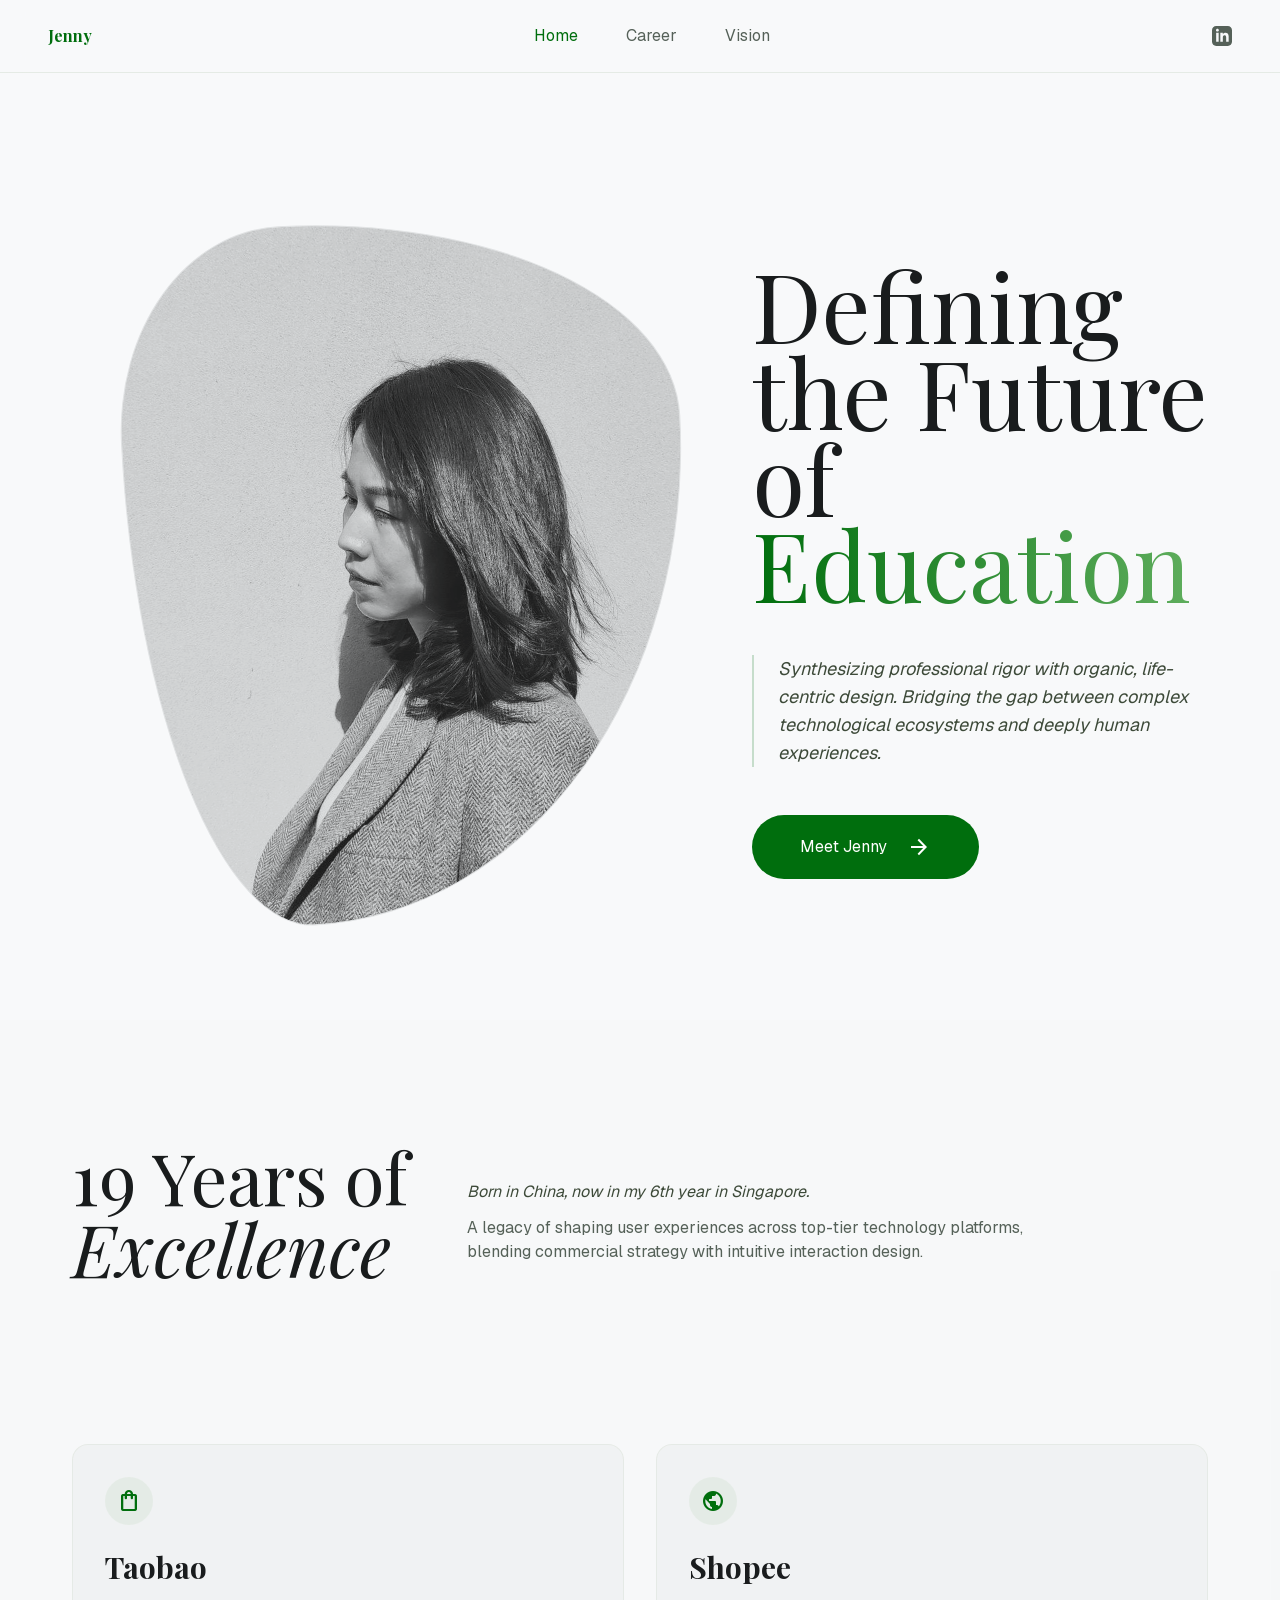
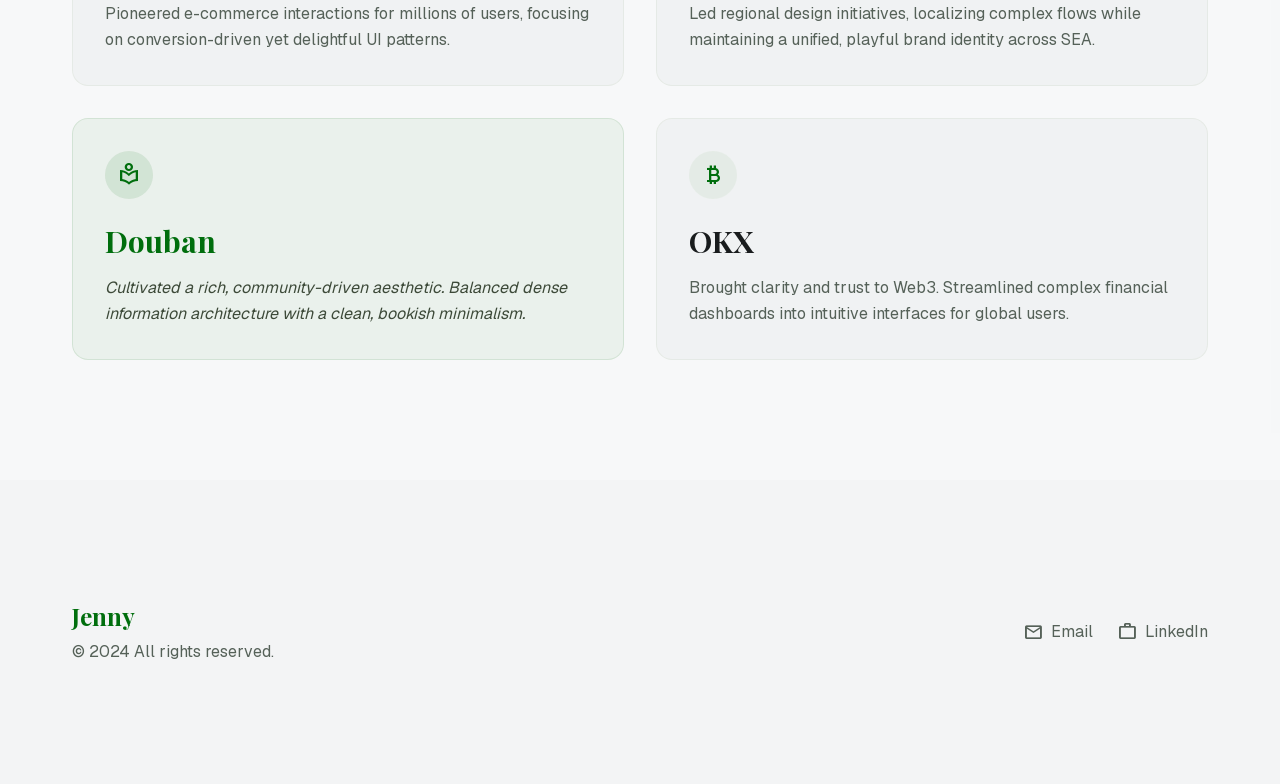
<file: index.html>
<!DOCTYPE html><html lang="en" style=""><head>
<meta charset="utf-8">
<meta content="width=device-width, initial-scale=1.0" name="viewport">
<title>Jenny/Journey</title>
<script src="assets/js/tailwind.js"></script>
<link href="assets/fonts/material-symbols-outlined.css" rel="stylesheet">
<link href="assets/fonts/geist.css" rel="stylesheet">
<script id="tailwind-config">
        tailwind.config = {
            darkMode: "class",
            theme: {
                extend: {
                    "colors": {
                        "surface-container-high": "#e7e8e9",
                        "on-secondary-fixed": "#131e17",
                        "on-error-container": "#93000a",
                        "secondary-fixed": "#d9e6da",
                        "surface-dim": "#d9dadb",
                        "secondary": "#556158",
                        "on-secondary-fixed-variant": "#3e4a41",
                        "secondary-container": "#d9e6da",
                        "surface-container-low": "#f3f4f5",
                        "on-surface": "#191c1d",
                        "surface-variant": "#e1e3e4",
                        "tertiary-fixed": "#a3f69c",
                        "primary": "#006e0d",
                        "on-primary-fixed-variant": "#005307",
                        "surface-bright": "#f8f9fa",
                        "inverse-surface": "#2e3132",
                        "outline-variant": "#bccbb4",
                        "tertiary": "#1b6d24",
                        "inverse-on-surface": "#f0f1f2",
                        "surface-tint": "#006e0d",
                        "on-primary": "#ffffff",
                        "surface-container-lowest": "#ffffff",
                        "outline": "#6d7b67",
                        "inverse-primary": "#4de249",
                        "on-tertiary-container": "#003d0b",
                        "tertiary-fixed-dim": "#88d982",
                        "on-primary-container": "#003d04",
                        "on-primary-fixed": "#002201",
                        "primary-container": "#00b51d",
                        "surface-container-highest": "#e1e3e4",
                        "tertiary-container": "#5ead5c",
                        "background": "#f8f9fa",
                        "on-secondary-container": "#5b675e",
                        "primary-fixed": "#75ff69",
                        "surface-container": "#edeeef",
                        "error-container": "#ffdad6",
                        "on-tertiary-fixed": "#002204",
                        "on-error": "#ffffff",
                        "secondary-fixed-dim": "#bdcabe",
                        "error": "#ba1a1a",
                        "on-surface-variant": "#3d4a39",
                        "on-tertiary-fixed-variant": "#005312",
                        "on-secondary": "#ffffff",
                        "surface": "#f8f9fa",
                        "on-background": "#191c1d",
                        "primary-fixed-dim": "#4de249",
                        "on-tertiary": "#ffffff"
                    },
                    "borderRadius": {
                        "DEFAULT": "1rem",
                        "lg": "2rem",
                        "xl": "3rem",
                        "full": "9999px"
                    },
                    "spacing": {
                        "section-gap": "120px",
                        "unit": "8px",
                        "margin-mobile": "20px",
                        "container-max": "1200px",
                        "gutter": "32px"
                    },
                    "fontFamily": {
                        "headline-lg": ["Geist"],
                        "body-md": ["Geist"],
                        "display-lg": ["Geist"],
                        "display-lg-mobile": ["Geist"],
                        "label-md": ["Geist"],
                        "headline-md": ["Geist"],
                        "body-lg": ["Geist"]
                    },
                    "fontSize": {
                        "headline-lg": ["32px", { "lineHeight": "40px", "letterSpacing": "-0.01em", "fontWeight": "500" }],
                        "body-md": ["16px", { "lineHeight": "24px", "fontWeight": "400" }],
                        "display-lg": ["64px", { "lineHeight": "72px", "letterSpacing": "-0.02em", "fontWeight": "600" }],
                        "display-lg-mobile": ["40px", { "lineHeight": "48px", "letterSpacing": "-0.02em", "fontWeight": "600" }],
                        "label-md": ["14px", { "lineHeight": "20px", "letterSpacing": "0.02em", "fontWeight": "600" }],
                        "headline-md": ["24px", { "lineHeight": "32px", "fontWeight": "500" }],
                        "body-lg": ["18px", { "lineHeight": "28px", "fontWeight": "400" }]
                    }
                }
            }
        }
    </script>
<style>
        body { font-family: 'Geist', sans-serif; }
        .glass-nav { backdrop-filter: blur(16px); -webkit-backdrop-filter: blur(16px); }
        .organic-shape-1 { border-radius: 60% 40% 30% 70% / 60% 30% 70% 40%; }
        .organic-shape-2 { border-radius: 30% 70% 70% 30% / 30% 30% 70% 70%; }
        .smooth-shadow { box-shadow: 0 20px 40px rgba(0, 110, 13, 0.03); }
    </style>
<link href="assets/fonts/playfair-display.css" rel="stylesheet"></head>
<body class="bg-background text-on-background min-h-screen flex flex-col antialiased selection:bg-primary-container selection:text-on-primary-container md:flex">
<!-- TopNavBar -->
<nav class="fixed top-0 left-0 w-full flex flex-row justify-between items-center px-12 py-6 z-50 bg-surface/80 backdrop-blur-md border-b border-outline-variant/30"><div class="font-headline-md text-primary font-bold" style="font-family: &quot;Playfair Display&quot;, serif;">Jenny</div><div class="flex flex-row gap-12 items-center"><a class="font-label-md text-primary hover:opacity-50 transition-all" href="index.html">Home</a><a class="font-label-md text-secondary hover:text-primary transition-all" href="career.html">Career</a><a class="font-label-md text-secondary hover:text-primary transition-all" href="#">Vision</a></div><a class="text-secondary hover:text-primary transition-colors" href="https://www.linkedin.com/in/jiangyuanyuan" target="_blank" rel="noopener"><svg fill="currentColor" height="20" viewBox="0 0 24 24" width="20" xmlns="http://www.w3.org/2000/svg"><path d="M19 0h-14c-2.761 0-5 2.239-5 5v14c0 2.761 2.239 5 5 5h14c2.762 0 5-2.239 5-5v-14c0-2.761-2.238-5-5-5zm-11 19h-3v-11h3v11zm-1.5-12.268c-.966 0-1.75-.79-1.75-1.764s.784-1.764 1.75-1.764 1.75.79 1.75 1.764-.783 1.764-1.75 1.764zm13.5 12.268h-3v-5.604c0-3.368-4-3.113-4 0v5.604h-3v-11h3v1.765c1.396-2.586 7-2.777 7 2.476v6.759z"></path></svg></a></nav>
<!-- Main Content -->
<main class="flex-grow md:pt-[120px] pt-24"><section class="relative min-h-screen flex items-center md:pl-24">
<div class="max-w-[1400px] mx-auto grid grid-cols-1 lg:grid-cols-12 gap-0 px-margin-mobile md:px-gutter">
<div class="lg:col-span-6 relative flex items-center order-2 lg:order-1">
<div class="relative w-full aspect-[4/5] transform lg:-rotate-3 transition-transform hover:rotate-0 duration-700">
<div class="absolute inset-0 organic-shape-2 overflow-hidden bg-surface-container-highest border border-surface-variant">
<img alt="Jenny Jiang Portrait" class="w-full h-full object-cover opacity-90 mix-blend-multiply" src="assets/images/jenny-portrait.jpg">
</div>
</div>
</div>
<div class="lg:col-span-6 flex flex-col justify-center space-y-12 py-20 order-1 lg:order-2 lg:pl-16">

<h1 class="text-[60px] md:text-[96px] leading-[0.9] text-on-surface" style="font-family: &quot;Playfair Display&quot;, serif;">
                Defining the Future of <br><span class="text-transparent bg-clip-text bg-gradient-to-r from-primary to-tertiary-container">Education</span></h1>
<p class="font-body-lg text-body-lg text-on-surface-variant max-w-md italic border-l-2 border-primary/20 pl-6">
                Synthesizing professional rigor with organic, life-centric design. Bridging the gap between complex technological ecosystems and deeply human experiences.
            </p>
<a class="w-fit px-12 py-5 rounded-full bg-primary text-on-primary font-label-md hover:bg-primary-container hover:text-on-primary-container transition-all flex items-center gap-4" href="career.html">
                Meet Jenny&nbsp;<span class="material-symbols-outlined">arrow_forward</span>
</a>
</div>
</div>
</section>
<section class="py-section-gap bg-surface-container-low/30">
<div class="max-w-container-max mx-auto px-margin-mobile md:px-gutter">
<div class="grid grid-cols-1 lg:grid-cols-12 gap-12 mb-32">
<div class="lg:col-span-4">
<h2 class="text-5xl md:text-7xl text-on-surface leading-tight mb-8" style="font-family: &quot;Playfair Display&quot;, serif;">19 Years of <br><span class="italic">Excellence</span></h2>
</div>
<div class="lg:col-span-8 flex flex-col items-start pt-4 max-w-xl">
<p class="font-body-md text-on-surface-variant italic mb-3"><br/>Born in China, now in my 6th year in Singapore.</p>
<p class="font-body-lg text-secondary">A legacy of shaping user experiences across top-tier technology platforms, blending commercial strategy with intuitive interaction design.</p>
</div>
</div>
<div class="grid grid-cols-1 md:grid-cols-2 gap-8">
<div class="group relative p-8 rounded-2xl bg-surface-container-highest/30 border border-outline-variant/20 hover:border-primary/30 transition-all">
<div class="w-12 h-12 rounded-full flex items-center justify-center mb-6 bg-secondary-container/50">
<span class="material-symbols-outlined text-primary">shopping_bag</span>
</div>
<h3 class="text-3xl font-bold text-on-surface mb-4" style="font-family: &quot;Playfair Display&quot;, serif;">Taobao</h3>
<p class="font-body-md text-secondary leading-relaxed">Pioneered e-commerce interactions for millions of users, focusing on conversion-driven yet delightful UI patterns.</p>
</div>
<div class="group relative p-8 rounded-2xl bg-surface-container-highest/30 border border-outline-variant/20 hover:border-primary/30 transition-all">
<div class="w-12 h-12 rounded-full bg-secondary-container/50 flex items-center justify-center mb-6">
<span class="material-symbols-outlined text-primary">public</span>
</div>
<h3 class="text-3xl font-bold text-on-surface mb-4" style="font-family: &quot;Playfair Display&quot;, serif;">Shopee</h3>
<p class="font-body-md text-secondary leading-relaxed">Led regional design initiatives, localizing complex flows while maintaining a unified, playful brand identity across SEA.</p>
</div>
<div class="group relative p-8 rounded-2xl bg-primary/5 border border-primary/10 hover:border-primary/30 transition-all">
<div class="w-12 h-12 rounded-full bg-primary/10 flex items-center justify-center mb-6">
<span class="material-symbols-outlined text-primary">local_library</span>
</div>
<h3 class="text-3xl font-bold text-primary mb-4" style="font-family: &quot;Playfair Display&quot;, serif;">Douban</h3>
<p class="font-body-md text-on-surface-variant italic leading-relaxed">Cultivated a rich, community-driven aesthetic. Balanced dense information architecture with a clean, bookish minimalism.</p>
</div>
<div class="group relative p-8 rounded-2xl bg-surface-container-highest/30 border border-outline-variant/20 hover:border-primary/30 transition-all">
<div class="w-12 h-12 rounded-full bg-secondary-container/50 flex items-center justify-center mb-6">
<span class="material-symbols-outlined text-primary">currency_bitcoin</span>
</div>
<h3 class="text-3xl font-bold text-on-surface mb-4" style="font-family: &quot;Playfair Display&quot;, serif;">OKX</h3>
<p class="font-body-md text-secondary leading-relaxed">Brought clarity and trust to Web3. Streamlined complex financial dashboards into intuitive interfaces for global users.</p>
</div>
</div>
</div>
</section></main>
<!-- Footer -->
<footer class="w-full py-section-gap bg-surface-container-low dark:bg-surface-container-lowest transition-all duration-200">
<div class="flex flex-col md:flex-row justify-between items-center max-w-container-max mx-auto px-margin-mobile md:px-gutter">
<div class="mb-6 md:mb-0 text-center md:text-left">
<div class="font-headline-md text-headline-md font-bold text-primary dark:text-primary-fixed mb-2" style="font-family: &quot;Playfair Display&quot;, serif;">
                    Jenny</div>
<div class="font-body-md text-body-md text-secondary dark:text-secondary-fixed-dim">
                    © 2024 All rights reserved.
                </div>
</div>
<div class="flex space-x-6">
<a class="font-body-md text-body-md text-secondary dark:text-secondary-fixed-dim hover:text-primary transition-colors flex items-center gap-2" href="mailto:jenngchiang@gmail.com">
<span class="material-symbols-outlined text-[20px]">mail</span>
                    Email
                </a>
<a class="font-body-md text-body-md text-secondary dark:text-secondary-fixed-dim hover:text-primary transition-colors flex items-center gap-2" href="https://www.linkedin.com/in/jiangyuanyuan" target="_blank" rel="noopener">
<span class="material-symbols-outlined text-[20px]">work</span>
                    LinkedIn
                </a>
</div>
</div>
</footer>




</body></html>
</file>
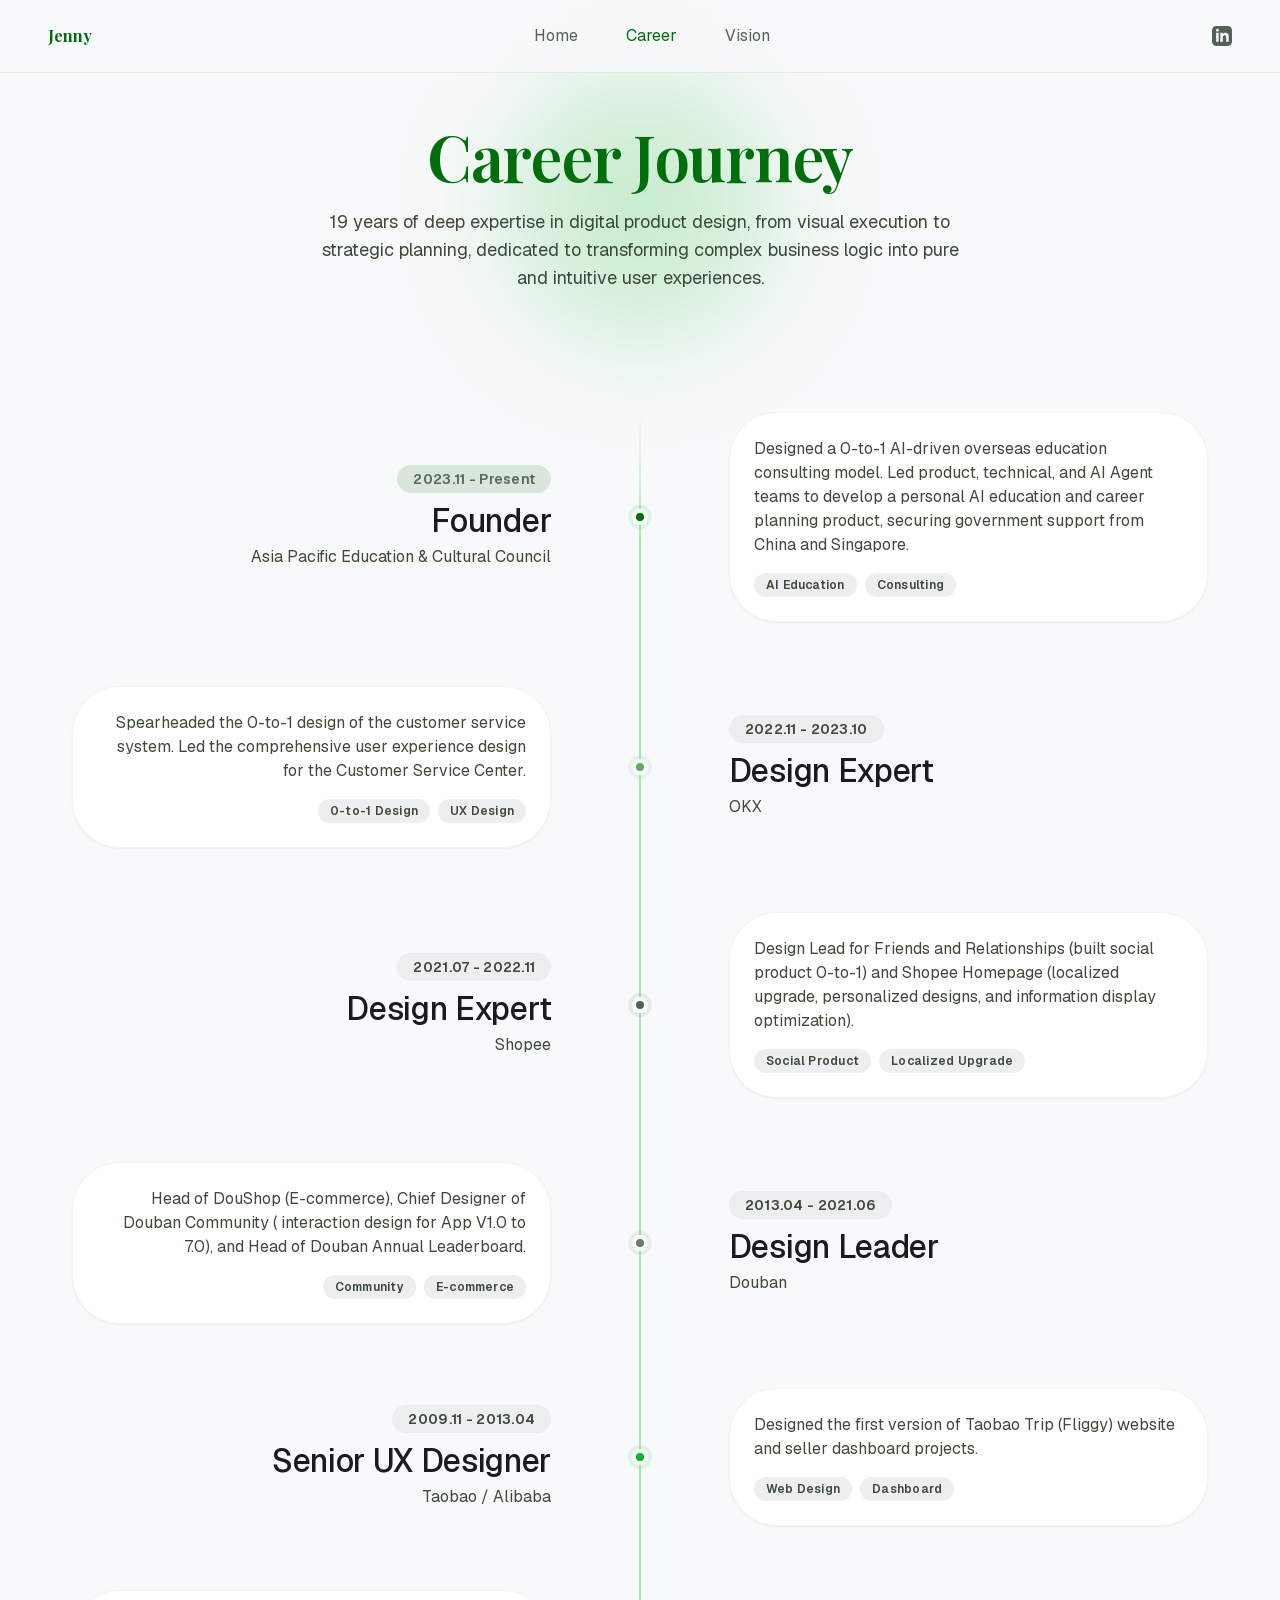
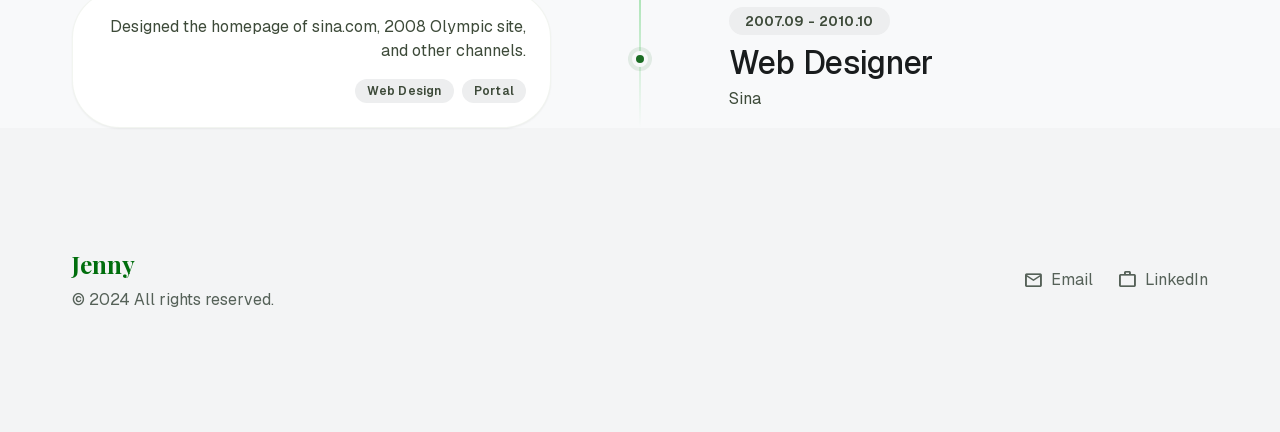
<file: career.html>
<!DOCTYPE html><html class="light" lang="en" style=""><head>
<meta charset="utf-8">
<meta content="width=device-width, initial-scale=1.0" name="viewport">
<title>Jenny/Journey</title>
<script src="assets/js/tailwind.js"></script>
<link href="assets/fonts/material-symbols-outlined.css" rel="stylesheet">
<link href="assets/fonts/geist.css" rel="stylesheet">
<link href="assets/fonts/playfair-display.css" rel="stylesheet">
<script id="tailwind-config">
        tailwind.config = {
            darkMode: "class",
            theme: {
                extend: {
                    "colors": {
                        "surface-dim": "#d9dadb",
                        "inverse-primary": "#4de249",
                        "on-tertiary-fixed": "#002204",
                        "on-tertiary-fixed-variant": "#005312",
                        "error-container": "#ffdad6",
                        "primary-fixed-dim": "#4de249",
                        "secondary-fixed-dim": "#bdcabe",
                        "on-secondary-container": "#5b675e",
                        "outline-variant": "#bccbb4",
                        "inverse-on-surface": "#f0f1f2",
                        "background": "#f8f9fa",
                        "surface-container-lowest": "#ffffff",
                        "primary-fixed": "#75ff69",
                        "surface-container-low": "#f3f4f5",
                        "secondary-fixed": "#d9e6da",
                        "tertiary-fixed-dim": "#88d982",
                        "tertiary": "#1b6d24",
                        "surface-variant": "#e1e3e4",
                        "error": "#ba1a1a",
                        "secondary-container": "#d9e6da",
                        "primary-container": "#00b51d",
                        "on-tertiary-container": "#003d0b",
                        "on-surface": "#191c1d",
                        "surface": "#f8f9fa",
                        "primary": "#006e0d",
                        "on-error-container": "#93000a",
                        "on-secondary-fixed-variant": "#3e4a41",
                        "surface-container-high": "#e7e8e9",
                        "on-tertiary": "#ffffff",
                        "on-primary-container": "#003d04",
                        "outline": "#6d7b67",
                        "secondary": "#556158",
                        "surface-container-highest": "#e1e3e4",
                        "surface-container": "#edeeef",
                        "surface-bright": "#f8f9fa",
                        "on-secondary": "#ffffff",
                        "tertiary-container": "#5ead5c",
                        "on-primary-fixed-variant": "#005307",
                        "on-primary-fixed": "#002201",
                        "on-background": "#191c1d",
                        "on-secondary-fixed": "#131e17",
                        "inverse-surface": "#2e3132",
                        "on-surface-variant": "#3d4a39",
                        "tertiary-fixed": "#a3f69c",
                        "surface-tint": "#006e0d",
                        "on-primary": "#ffffff",
                        "on-error": "#ffffff"
                    },
                    "borderRadius": {
                        "DEFAULT": "1rem",
                        "lg": "2rem",
                        "xl": "3rem",
                        "full": "9999px"
                    },
                    "spacing": {
                        "unit": "8px",
                        "container-max": "1200px",
                        "gutter": "32px",
                        "margin-mobile": "20px",
                        "section-gap": "120px"
                    },
                    "fontFamily": {
                        "label-md": ["Geist", "sans-serif"],
                        "body-lg": ["Geist", "sans-serif"],
                        "headline-md": ["Geist", "sans-serif"],
                        "display-lg-mobile": ["Geist", "sans-serif"],
                        "display-lg": ["Geist", "sans-serif"],
                        "body-md": ["Geist", "sans-serif"],
                        "headline-lg": ["Geist", "sans-serif"]
                    },
                    "fontSize": {
                        "label-md": ["14px", { "lineHeight": "20px", "letterSpacing": "0.02em", "fontWeight": "600" }],
                        "body-lg": ["18px", { "lineHeight": "28px", "fontWeight": "400" }],
                        "headline-md": ["24px", { "lineHeight": "32px", "fontWeight": "500" }],
                        "display-lg-mobile": ["40px", { "lineHeight": "48px", "letterSpacing": "-0.02em", "fontWeight": "600" }],
                        "display-lg": ["64px", { "lineHeight": "72px", "letterSpacing": "-0.02em", "fontWeight": "600" }],
                        "body-md": ["16px", { "lineHeight": "24px", "fontWeight": "400" }],
                        "headline-lg": ["32px", { "lineHeight": "40px", "letterSpacing": "-0.01em", "fontWeight": "500" }]
                    }
                }
            }
        }
    </script>
<style>
        body { font-family: 'Geist', sans-serif; background-color: #f8f9fa; color: #191c1d; }
        .glass-blur { backdrop-filter: blur(24px); -webkit-backdrop-filter: blur(24px); }
        .timeline-line { position: absolute; left: 24px; top: 0; bottom: 0; width: 2px; background: linear-gradient(to bottom, transparent, #00b51d 10%, #00b51d 90%, transparent); opacity: 0.3; }
        .organic-shape { border-radius: 60% 40% 30% 70% / 60% 30% 70% 40%; }
    </style>
<style>
    body {
      min-height: max(884px, 100dvh);
    }
  </style>
</head>
<body class="bg-background antialiased pb-[120px] md:pb-0">
<!-- TopNavBar -->
<nav class="fixed top-0 left-0 w-full flex flex-row justify-between items-center px-12 py-6 z-50 bg-surface/80 backdrop-blur-md border-b border-outline-variant/30"><div class="font-headline-md text-primary font-bold" style="font-family: &quot;Playfair Display&quot;, serif;">Jenny</div><div class="flex flex-row gap-12 items-center"><a class="font-label-md text-secondary hover:text-primary transition-all" href="index.html">Home</a><a class="font-label-md text-primary hover:opacity-50 transition-all" href="career.html">Career</a><a class="font-label-md text-secondary hover:text-primary transition-all" href="#">Vision</a></div><a class="text-secondary hover:text-primary transition-colors" href="https://www.linkedin.com/in/jiangyuanyuan" target="_blank" rel="noopener"><svg fill="currentColor" height="20" viewBox="0 0 24 24" width="20" xmlns="http://www.w3.org/2000/svg"><path d="M19 0h-14c-2.761 0-5 2.239-5 5v14c0 2.761 2.239 5 5 5h14c2.762 0 5-2.239 5-5v-14c0-2.761-2.238-5-5-5zm-11 19h-3v-11h3v11zm-1.5-12.268c-.966 0-1.75-.79-1.75-1.764s.784-1.764 1.75-1.764 1.75.79 1.75 1.764-.783 1.764-1.75 1.764zm13.5 12.268h-3v-5.604c0-3.368-4-3.113-4 0v5.604h-3v-11h3v1.765c1.396-2.586 7-2.777 7 2.476v6.759z"></path></svg></a></nav>
<!-- Main Content -->
<main class="md:pt-[120px] pt-24 px-margin-mobile md:px-gutter max-w-container-max mx-auto">
<!-- Hero Section -->
<section class="mb-section-gap text-center relative">
<div class="absolute inset-0 -z-10 flex justify-center items-center opacity-20">
<div class="w-64 h-64 bg-primary-container rounded-full blur-3xl mix-blend-multiply"></div>
</div>
<h1 class="font-display-lg-mobile text-display-lg-mobile md:font-display-lg md:text-display-lg text-primary mb-4 relative z-10" style="font-family: &quot;Playfair Display&quot;, serif;">Career Journey</h1>
<p class="font-body-lg text-body-lg text-on-surface-variant max-w-2xl mx-auto">19 years of deep expertise in digital product design, from visual execution to strategic planning, dedicated to transforming complex business logic into pure and intuitive user experiences.</p>
</section>
<!-- Timeline Section -->
<section class="relative">
<div class="timeline-line hidden md:block md:left-1/2 md:-translate-x-1/2"></div>
<div class="space-y-16 relative z-10">
<!-- Experience 1: APECC -->
<div class="relative flex flex-col md:flex-row md:justify-between items-start md:items-center group">
<div class="hidden md:block w-[45%] text-right pr-8">
<span class="inline-block px-4 py-1 bg-secondary-container text-on-secondary-container rounded-full font-label-md text-label-md mb-2">2023.11 - Present</span>
<h3 class="font-headline-lg text-headline-lg text-on-surface mb-1">Founder</h3>
<p class="font-body-md text-body-md text-on-surface-variant">Asia Pacific Education &amp; Cultural Council</p>
</div>
<div class="absolute left-6 md:left-1/2 md:-translate-x-1/2 w-4 h-4 bg-primary rounded-full border-4 border-surface shadow-[0_0_0_4px_rgba(0,181,29,0.1)] group-hover:scale-125 transition-transform duration-300 z-20"></div>
<div class="ml-16 md:ml-0 md:w-[45%] pl-0 md:pl-8">
<div class="md:hidden mb-4">
<span class="inline-block px-4 py-1 bg-secondary-container text-on-secondary-container rounded-full font-label-md text-label-md mb-2">2023.11 - Present</span>
<h3 class="font-headline-md text-headline-md text-on-surface mb-1">Founder</h3>
<p class="font-body-md text-body-md text-primary font-medium">Asia Pacific Education &amp; Cultural Council</p>
</div>
<div class="bg-surface-container-lowest rounded-xl p-6 shadow-sm border border-outline-variant/20 hover:scale-[1.02] transition-transform duration-300">
<p class="font-body-md text-body-md text-on-surface-variant mb-4">Designed a 0-to-1 AI-driven overseas education consulting model. Led product, technical, and AI Agent teams to develop a personal AI education and career planning product, securing government support from China and Singapore.</p>
<div class="flex flex-wrap gap-2">
<span class="px-3 py-1 bg-surface-container text-on-surface-variant rounded-full font-label-md text-label-md text-xs">AI Education</span>
<span class="px-3 py-1 bg-surface-container text-on-surface-variant rounded-full font-label-md text-label-md text-xs">Consulting</span>
</div>
</div>
</div>
</div>
<!-- Experience 2: OKX -->
<div class="relative flex flex-col md:flex-row md:justify-between items-start md:items-center group">
<div class="ml-16 md:ml-0 md:w-[45%] pr-0 md:pr-8 text-left md:text-right md:order-1">
<div class="md:hidden mb-4">
<span class="inline-block px-4 py-1 bg-surface-container text-on-surface-variant rounded-full font-label-md text-label-md mb-2">2022.11 - 2023.10</span>
<h3 class="font-headline-md text-headline-md text-on-surface mb-1">Design Expert</h3>
<p class="font-body-md text-body-md text-primary font-medium">OKX</p>
</div>
<div class="bg-surface-container-lowest rounded-xl p-6 shadow-sm border border-outline-variant/20 hover:scale-[1.02] transition-transform duration-300">
<p class="font-body-md text-body-md text-on-surface-variant mb-4">Spearheaded the 0-to-1 design of the customer service system. Led the comprehensive user experience design for the Customer Service Center.</p>
<div class="flex flex-wrap gap-2 md:justify-end">
<span class="px-3 py-1 bg-surface-container text-on-surface-variant rounded-full font-label-md text-label-md text-xs">0-to-1 Design</span>
<span class="px-3 py-1 bg-surface-container text-on-surface-variant rounded-full font-label-md text-label-md text-xs">UX Design</span>
</div>
</div>
</div>
<div class="absolute left-6 md:left-1/2 md:-translate-x-1/2 w-4 h-4 bg-tertiary-container rounded-full border-4 border-surface shadow-[0_0_0_4px_rgba(94,173,92,0.1)] group-hover:scale-125 transition-transform duration-300 z-20 top-6 md:top-auto"></div>
<div class="hidden md:block w-[45%] pl-8 md:order-2">
<span class="inline-block px-4 py-1 bg-surface-container text-on-surface-variant rounded-full font-label-md text-label-md mb-2">2022.11 - 2023.10</span>
<h3 class="font-headline-lg text-headline-lg text-on-surface mb-1">Design Expert</h3>
<p class="font-body-md text-body-md text-on-surface-variant">OKX</p>
</div>
</div>
<!-- Experience 3: Shopee -->
<div class="relative flex flex-col md:flex-row md:justify-between items-start md:items-center group">
<div class="hidden md:block w-[45%] text-right pr-8">
<span class="inline-block px-4 py-1 bg-surface-container text-on-surface-variant rounded-full font-label-md text-label-md mb-2">2021.07 - 2022.11</span>
<h3 class="font-headline-lg text-headline-lg text-on-surface mb-1">Design Expert</h3>
<p class="font-body-md text-body-md text-on-surface-variant">Shopee</p>
</div>
<div class="absolute left-6 md:left-1/2 md:-translate-x-1/2 w-4 h-4 bg-secondary rounded-full border-4 border-surface shadow-[0_0_0_4px_rgba(85,97,88,0.1)] group-hover:scale-125 transition-transform duration-300 z-20 top-6 md:top-auto"></div>
<div class="ml-16 md:ml-0 md:w-[45%] pl-0 md:pl-8">
<div class="md:hidden mb-4">
<span class="inline-block px-4 py-1 bg-surface-container text-on-surface-variant rounded-full font-label-md text-label-md mb-2">2021.07 - 2022.11</span>
<h3 class="font-headline-md text-headline-md text-on-surface mb-1">Design Expert</h3>
<p class="font-body-md text-body-md text-primary font-medium">Shopee</p>
</div>
<div class="bg-surface-container-lowest rounded-xl p-6 shadow-sm border border-outline-variant/20 hover:scale-[1.02] transition-transform duration-300">
<p class="font-body-md text-body-md text-on-surface-variant mb-4">Design Lead for Friends and Relationships (built social product 0-to-1) and Shopee Homepage (localized upgrade, personalized designs, and information display optimization).</p>
<div class="flex flex-wrap gap-2">
<span class="px-3 py-1 bg-surface-container text-on-surface-variant rounded-full font-label-md text-label-md text-xs">Social Product</span>
<span class="px-3 py-1 bg-surface-container text-on-surface-variant rounded-full font-label-md text-label-md text-xs">Localized Upgrade</span>
</div>
</div>
</div>
</div>
<!-- Experience 4: Douban -->
<div class="relative flex flex-col md:flex-row md:justify-between items-start md:items-center group">
<div class="ml-16 md:ml-0 md:w-[45%] pr-0 md:pr-8 text-left md:text-right md:order-1">
<div class="md:hidden mb-4">
<span class="inline-block px-4 py-1 bg-surface-container text-on-surface-variant rounded-full font-label-md text-label-md mb-2">2013.04 - 2021.06</span>
<h3 class="font-headline-md text-headline-md text-on-surface mb-1">Design Leader</h3>
<p class="font-body-md text-body-md text-primary font-medium">Douban</p>
</div>
<div class="bg-surface-container-lowest rounded-xl p-6 shadow-sm border border-outline-variant/20 hover:scale-[1.02] transition-transform duration-300">
<p class="font-body-md text-body-md text-on-surface-variant mb-4">Head of DouShop (E-commerce), Chief Designer of Douban Community ( interaction design for App V1.0 to 7.0), and Head of Douban Annual Leaderboard.</p>
<div class="flex flex-wrap gap-2 md:justify-end">
<span class="px-3 py-1 bg-surface-container text-on-surface-variant rounded-full font-label-md text-label-md text-xs">Community</span>
<span class="px-3 py-1 bg-surface-container text-on-surface-variant rounded-full font-label-md text-label-md text-xs">E-commerce</span>
</div>
</div>
</div>
<div class="absolute left-6 md:left-1/2 md:-translate-x-1/2 w-4 h-4 bg-outline rounded-full border-4 border-surface shadow-[0_0_0_4px_rgba(109,123,103,0.1)] group-hover:scale-125 transition-transform duration-300 z-20 top-6 md:top-auto"></div>
<div class="hidden md:block w-[45%] pl-8 md:order-2">
<span class="inline-block px-4 py-1 bg-surface-container text-on-surface-variant rounded-full font-label-md text-label-md mb-2">2013.04 - 2021.06</span>
<h3 class="font-headline-lg text-headline-lg text-on-surface mb-1">Design Leader</h3>
<p class="font-body-md text-body-md text-on-surface-variant">Douban</p>
</div>
</div>
<!-- Experience 5: Taobao -->
<div class="relative flex flex-col md:flex-row md:justify-between items-start md:items-center group">
<div class="hidden md:block w-[45%] text-right pr-8">
<span class="inline-block px-4 py-1 bg-surface-container text-on-surface-variant rounded-full font-label-md text-label-md mb-2">2009.11 - 2013.04</span>
<h3 class="font-headline-lg text-headline-lg text-on-surface mb-1">Senior UX Designer</h3>
<p class="font-body-md text-body-md text-on-surface-variant">Taobao / Alibaba</p>
</div>
<div class="absolute left-6 md:left-1/2 md:-translate-x-1/2 w-4 h-4 bg-primary-container rounded-full border-4 border-surface shadow-[0_0_0_4px_rgba(0,181,29,0.1)] group-hover:scale-125 transition-transform duration-300 z-20 top-6 md:top-auto"></div>
<div class="ml-16 md:ml-0 md:w-[45%] pl-0 md:pl-8">
<div class="md:hidden mb-4">
<span class="inline-block px-4 py-1 bg-surface-container text-on-surface-variant rounded-full font-label-md text-label-md mb-2">2009.11 - 2013.04</span>
<h3 class="font-headline-md text-headline-md text-on-surface mb-1">Senior UX Designer</h3>
<p class="font-body-md text-body-md text-primary font-medium">Taobao / Alibaba</p>
</div>
<div class="bg-surface-container-lowest rounded-xl p-6 shadow-sm border border-outline-variant/20 hover:scale-[1.02] transition-transform duration-300">
<p class="font-body-md text-body-md text-on-surface-variant mb-4">Designed the first version of Taobao Trip (Fliggy) website and seller dashboard projects.</p>
<div class="flex flex-wrap gap-2">
<span class="px-3 py-1 bg-surface-container text-on-surface-variant rounded-full font-label-md text-label-md text-xs">Web Design</span>
<span class="px-3 py-1 bg-surface-container text-on-surface-variant rounded-full font-label-md text-label-md text-xs">Dashboard</span>
</div>
</div>
</div>
</div>
<!-- Experience 6: Sina -->
<div class="relative flex flex-col md:flex-row md:justify-between items-start md:items-center group">
<div class="ml-16 md:ml-0 md:w-[45%] pr-0 md:pr-8 text-left md:text-right md:order-1">
<div class="md:hidden mb-4">
<span class="inline-block px-4 py-1 bg-surface-container text-on-surface-variant rounded-full font-label-md text-label-md mb-2">2007.09 - 2010.10</span>
<h3 class="font-headline-md text-headline-md text-on-surface mb-1">Web Designer</h3>
<p class="font-body-md text-body-md text-primary font-medium">Sina</p>
</div>
<div class="bg-surface-container-lowest rounded-xl p-6 shadow-sm border border-outline-variant/20 hover:scale-[1.02] transition-transform duration-300">
<p class="font-body-md text-body-md text-on-surface-variant mb-4">Designed the homepage of sina.com, 2008 Olympic site, and other channels.</p>
<div class="flex flex-wrap gap-2 md:justify-end">
<span class="px-3 py-1 bg-surface-container text-on-surface-variant rounded-full font-label-md text-label-md text-xs">Web Design</span>
<span class="px-3 py-1 bg-surface-container text-on-surface-variant rounded-full font-label-md text-label-md text-xs">Portal</span>
</div>
</div>
</div>
<div class="absolute left-6 md:left-1/2 md:-translate-x-1/2 w-4 h-4 bg-tertiary rounded-full border-4 border-surface shadow-[0_0_0_4px_rgba(27,109,36,0.1)] group-hover:scale-125 transition-transform duration-300 z-20 top-6 md:top-auto"></div>
<div class="hidden md:block w-[45%] pl-8 md:order-2">
<span class="inline-block px-4 py-1 bg-surface-container text-on-surface-variant rounded-full font-label-md text-label-md mb-2">2007.09 - 2010.10</span>
<h3 class="font-headline-lg text-headline-lg text-on-surface mb-1">Web Designer</h3>
<p class="font-body-md text-body-md text-on-surface-variant">Sina</p>
</div>
</div>
</div>
</section>
</main>
<!-- BottomNavBar -->
<nav class="fixed bottom-6 left-6 right-6 z-50 flex justify-around items-center py-3 px-2 bg-surface/80 dark:bg-surface-container/80 backdrop-blur-xl shadow-[0_-20px_40px_-15px_rgba(0,110,13,0.05)] shadow-lg rounded-full md:hidden">
<a class="flex flex-col items-center justify-center bg-primary-container/20 text-primary rounded-full px-5 py-2 transition-all duration-500 scale-90" href="#">
<span class="material-symbols-outlined mb-1" style="font-variation-settings: &quot;FILL&quot; 1;">auto_awesome_motion</span>
<span class="font-label-md text-[10px]">Journey</span>
</a>
<a class="flex flex-col items-center justify-center text-on-surface-variant px-5 py-2 hover:text-primary transition-colors" href="#">
<span class="material-symbols-outlined mb-1" style="font-variation-settings: &quot;FILL&quot; 0;">psychology_alt</span>
<span class="font-label-md text-[10px]">Vision</span>
</a>
<a class="flex flex-col items-center justify-center text-on-surface-variant px-5 py-2 hover:text-primary transition-colors" href="#">
<span class="material-symbols-outlined mb-1" style="font-variation-settings: &quot;FILL&quot; 0;">spa</span>
<span class="font-label-md text-[10px]">Lifestyle</span>
</a>
</nav>
<!-- Footer -->
<footer class="w-full py-section-gap bg-surface-container-low dark:bg-surface-container-lowest transition-all duration-200">
<div class="flex flex-col md:flex-row justify-between items-center max-w-container-max mx-auto px-margin-mobile md:px-gutter">
<div class="mb-6 md:mb-0 text-center md:text-left">
<div class="font-headline-md text-headline-md font-bold text-primary dark:text-primary-fixed mb-2" style="font-family: &quot;Playfair Display&quot;, serif;">
                    Jenny</div>
<div class="font-body-md text-body-md text-secondary dark:text-secondary-fixed-dim">
                    © 2024 All rights reserved.
                </div>
</div>
<div class="flex space-x-6">
<a class="font-body-md text-body-md text-secondary dark:text-secondary-fixed-dim hover:text-primary transition-colors flex items-center gap-2" href="mailto:jenngchiang@gmail.com">
<span class="material-symbols-outlined text-[20px]">mail</span>
                    Email
                </a>
<a class="font-body-md text-body-md text-secondary dark:text-secondary-fixed-dim hover:text-primary transition-colors flex items-center gap-2" href="https://www.linkedin.com/in/jiangyuanyuan" target="_blank" rel="noopener">
<span class="material-symbols-outlined text-[20px]">work</span>
                    LinkedIn
                </a>
</div>
</div>
</footer>


</body></html>
</file>
<file: assets/fonts/material-symbols-outlined.css>
/* fallback */
@font-face {
  font-family: 'Material Symbols Outlined';
  font-style: normal;
  font-weight: 100 700;
  font-display: swap;
  src: url(files/kJEPBvYX7BgnkSrUwT8OhrdQw4oELdPIeeII9v6oDMzBwG-RpA6RzaxHMPdY40KH8nGzv3fzfVJO1USv9ls.woff2) format('woff2');
}

.material-symbols-outlined {
  font-family: 'Material Symbols Outlined';
  font-weight: normal;
  font-style: normal;
  font-size: 24px;
  line-height: 1;
  letter-spacing: normal;
  text-transform: none;
  display: inline-block;
  white-space: nowrap;
  word-wrap: normal;
  direction: ltr;
  -webkit-font-feature-settings: 'liga';
  -webkit-font-smoothing: antialiased;
}
</file>
<file: assets/fonts/geist.css>
/* cyrillic-ext */
@font-face {
  font-family: 'Geist';
  font-style: normal;
  font-weight: 100 900;
  font-display: swap;
  src: url(files/gyByhwUxId8gMEwRGFWNOITddY4.woff2) format('woff2');
  unicode-range: U+0460-052F, U+1C80-1C8A, U+20B4, U+2DE0-2DFF, U+A640-A69F, U+FE2E-FE2F;
}
/* cyrillic */
@font-face {
  font-family: 'Geist';
  font-style: normal;
  font-weight: 100 900;
  font-display: swap;
  src: url(files/gyByhwUxId8gMEwYGFWNOITddY4.woff2) format('woff2');
  unicode-range: U+0301, U+0400-045F, U+0490-0491, U+04B0-04B1, U+2116;
}
/* vietnamese */
@font-face {
  font-family: 'Geist';
  font-style: normal;
  font-weight: 100 900;
  font-display: swap;
  src: url(files/gyByhwUxId8gMEwTGFWNOITddY4.woff2) format('woff2');
  unicode-range: U+0102-0103, U+0110-0111, U+0128-0129, U+0168-0169, U+01A0-01A1, U+01AF-01B0, U+0300-0301, U+0303-0304, U+0308-0309, U+0323, U+0329, U+1EA0-1EF9, U+20AB;
}
/* latin-ext */
@font-face {
  font-family: 'Geist';
  font-style: normal;
  font-weight: 100 900;
  font-display: swap;
  src: url(files/gyByhwUxId8gMEwSGFWNOITddY4.woff2) format('woff2');
  unicode-range: U+0100-02BA, U+02BD-02C5, U+02C7-02CC, U+02CE-02D7, U+02DD-02FF, U+0304, U+0308, U+0329, U+1D00-1DBF, U+1E00-1E9F, U+1EF2-1EFF, U+2020, U+20A0-20AB, U+20AD-20C0, U+2113, U+2C60-2C7F, U+A720-A7FF;
}
/* latin */
@font-face {
  font-family: 'Geist';
  font-style: normal;
  font-weight: 100 900;
  font-display: swap;
  src: url(files/gyByhwUxId8gMEwcGFWNOITd.woff2) format('woff2');
  unicode-range: U+0000-00FF, U+0131, U+0152-0153, U+02BB-02BC, U+02C6, U+02DA, U+02DC, U+0304, U+0308, U+0329, U+2000-206F, U+20AC, U+2122, U+2191, U+2193, U+2212, U+2215, U+FEFF, U+FFFD;
}
</file>
<file: assets/fonts/playfair-display.css>
/* cyrillic */
@font-face {
  font-family: 'Playfair Display';
  font-style: italic;
  font-weight: 400 900;
  font-display: swap;
  src: url(files/nuFkD-vYSZviVYUb_rj3ij__anPXDTnohkk7yRZrPJ-M.woff2) format('woff2');
  unicode-range: U+0301, U+0400-045F, U+0490-0491, U+04B0-04B1, U+2116;
}
/* vietnamese */
@font-face {
  font-family: 'Playfair Display';
  font-style: italic;
  font-weight: 400 900;
  font-display: swap;
  src: url(files/nuFkD-vYSZviVYUb_rj3ij__anPXDTnojUk7yRZrPJ-M.woff2) format('woff2');
  unicode-range: U+0102-0103, U+0110-0111, U+0128-0129, U+0168-0169, U+01A0-01A1, U+01AF-01B0, U+0300-0301, U+0303-0304, U+0308-0309, U+0323, U+0329, U+1EA0-1EF9, U+20AB;
}
/* latin-ext */
@font-face {
  font-family: 'Playfair Display';
  font-style: italic;
  font-weight: 400 900;
  font-display: swap;
  src: url(files/nuFkD-vYSZviVYUb_rj3ij__anPXDTnojEk7yRZrPJ-M.woff2) format('woff2');
  unicode-range: U+0100-02BA, U+02BD-02C5, U+02C7-02CC, U+02CE-02D7, U+02DD-02FF, U+0304, U+0308, U+0329, U+1D00-1DBF, U+1E00-1E9F, U+1EF2-1EFF, U+2020, U+20A0-20AB, U+20AD-20C0, U+2113, U+2C60-2C7F, U+A720-A7FF;
}
/* latin */
@font-face {
  font-family: 'Playfair Display';
  font-style: italic;
  font-weight: 400 900;
  font-display: swap;
  src: url(files/nuFkD-vYSZviVYUb_rj3ij__anPXDTnogkk7yRZrPA.woff2) format('woff2');
  unicode-range: U+0000-00FF, U+0131, U+0152-0153, U+02BB-02BC, U+02C6, U+02DA, U+02DC, U+0304, U+0308, U+0329, U+2000-206F, U+20AC, U+2122, U+2191, U+2193, U+2212, U+2215, U+FEFF, U+FFFD;
}
/* cyrillic */
@font-face {
  font-family: 'Playfair Display';
  font-style: normal;
  font-weight: 400 900;
  font-display: swap;
  src: url(files/nuFiD-vYSZviVYUb_rj3ij__anPXDTjYgEM86xRbPQ.woff2) format('woff2');
  unicode-range: U+0301, U+0400-045F, U+0490-0491, U+04B0-04B1, U+2116;
}
/* vietnamese */
@font-face {
  font-family: 'Playfair Display';
  font-style: normal;
  font-weight: 400 900;
  font-display: swap;
  src: url(files/nuFiD-vYSZviVYUb_rj3ij__anPXDTPYgEM86xRbPQ.woff2) format('woff2');
  unicode-range: U+0102-0103, U+0110-0111, U+0128-0129, U+0168-0169, U+01A0-01A1, U+01AF-01B0, U+0300-0301, U+0303-0304, U+0308-0309, U+0323, U+0329, U+1EA0-1EF9, U+20AB;
}
/* latin-ext */
@font-face {
  font-family: 'Playfair Display';
  font-style: normal;
  font-weight: 400 900;
  font-display: swap;
  src: url(files/nuFiD-vYSZviVYUb_rj3ij__anPXDTLYgEM86xRbPQ.woff2) format('woff2');
  unicode-range: U+0100-02BA, U+02BD-02C5, U+02C7-02CC, U+02CE-02D7, U+02DD-02FF, U+0304, U+0308, U+0329, U+1D00-1DBF, U+1E00-1E9F, U+1EF2-1EFF, U+2020, U+20A0-20AB, U+20AD-20C0, U+2113, U+2C60-2C7F, U+A720-A7FF;
}
/* latin */
@font-face {
  font-family: 'Playfair Display';
  font-style: normal;
  font-weight: 400 900;
  font-display: swap;
  src: url(files/nuFiD-vYSZviVYUb_rj3ij__anPXDTzYgEM86xQ.woff2) format('woff2');
  unicode-range: U+0000-00FF, U+0131, U+0152-0153, U+02BB-02BC, U+02C6, U+02DA, U+02DC, U+0304, U+0308, U+0329, U+2000-206F, U+20AC, U+2122, U+2191, U+2193, U+2212, U+2215, U+FEFF, U+FFFD;
}
</file>
